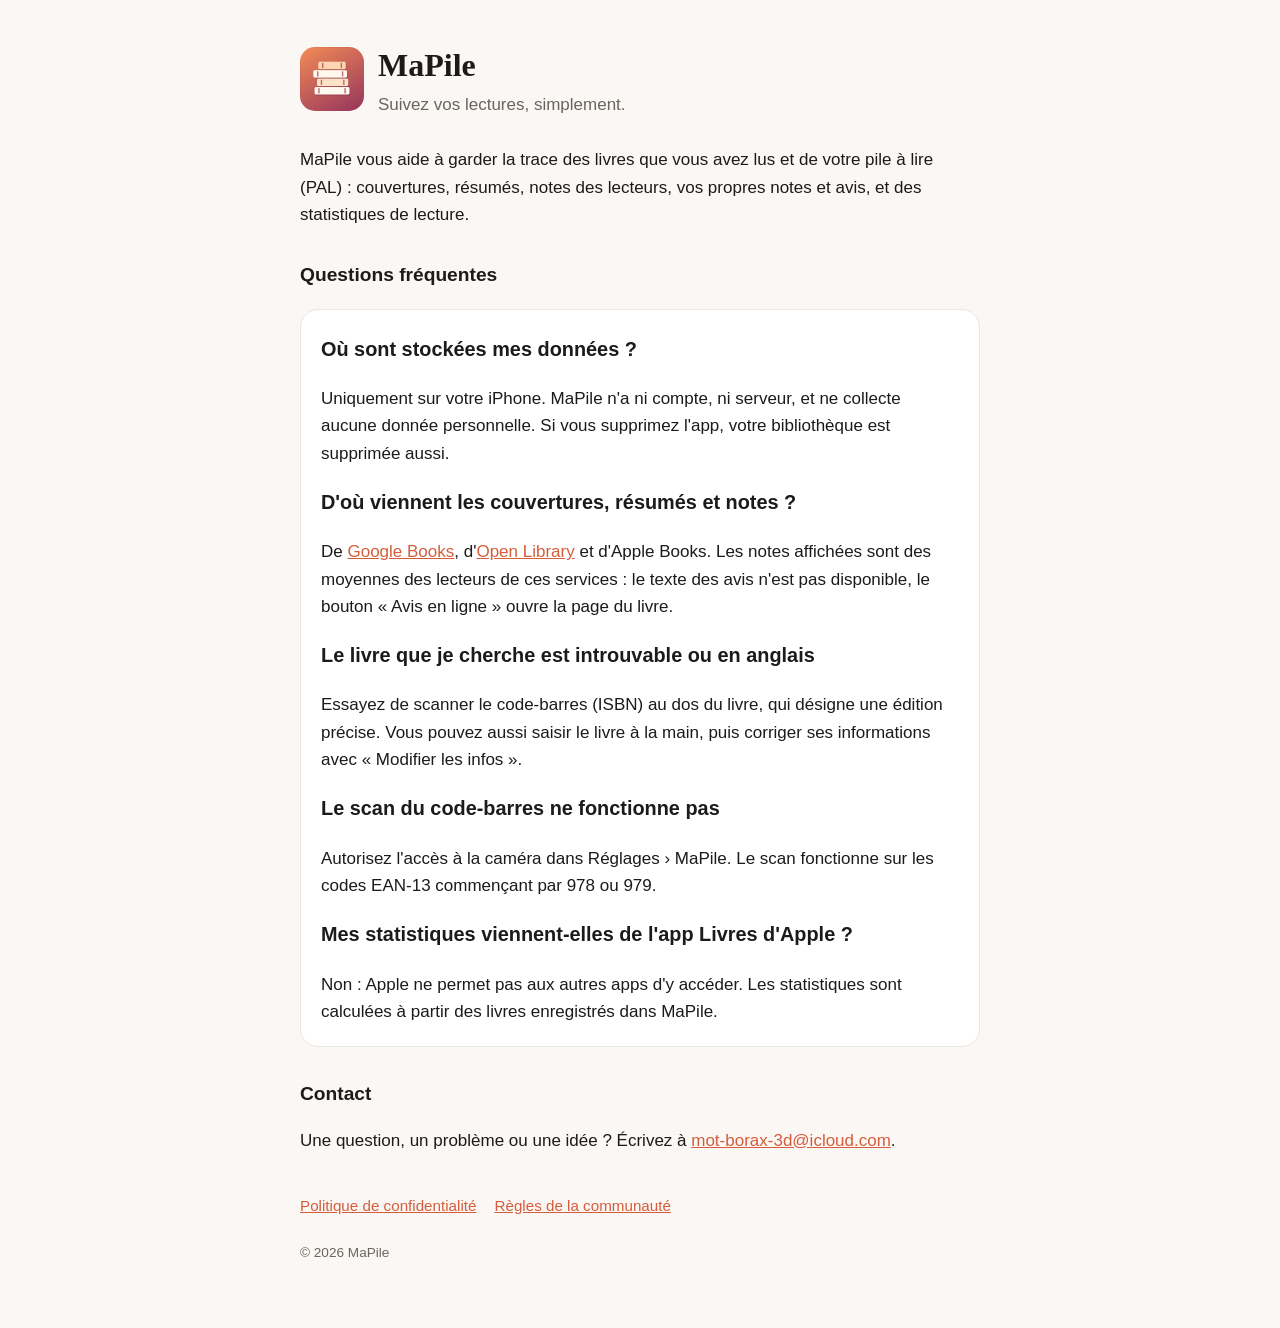
<file: index.html>
<!doctype html>
<html lang="fr">
<head>
<meta charset="utf-8">
<meta name="viewport" content="width=device-width, initial-scale=1">
<title>MaPile – Assistance</title>
<meta name="description" content="MaPile, l'app iPhone pour suivre vos lectures : livres lus, pile à lire, notes, avis et statistiques.">
<link rel="stylesheet" href="style.css">
</head>
<body>
<main>
  <header>
    <img src="icon.png" alt="Icône de MaPile">
    <div><h1>MaPile</h1><p class="sub">Suivez vos lectures, simplement.</p></div>
  </header>

  <p>MaPile vous aide à garder la trace des livres que vous avez lus et de votre pile à lire (PAL) : couvertures, résumés, notes des lecteurs, vos propres notes et avis, et des statistiques de lecture.</p>

  <h2>Questions fréquentes</h2>
  <div class="card">
    <h3>Où sont stockées mes données ?</h3>
    <p>Uniquement sur votre iPhone. MaPile n'a ni compte, ni serveur, et ne collecte aucune donnée personnelle. Si vous supprimez l'app, votre bibliothèque est supprimée aussi.</p>
    <h3>D'où viennent les couvertures, résumés et notes ?</h3>
    <p>De <a href="https://books.google.com">Google Books</a>, d'<a href="https://openlibrary.org">Open Library</a> et d'Apple Books. Les notes affichées sont des moyennes des lecteurs de ces services : le texte des avis n'est pas disponible, le bouton « Avis en ligne » ouvre la page du livre.</p>
    <h3>Le livre que je cherche est introuvable ou en anglais</h3>
    <p>Essayez de scanner le code-barres (ISBN) au dos du livre, qui désigne une édition précise. Vous pouvez aussi saisir le livre à la main, puis corriger ses informations avec « Modifier les infos ».</p>
    <h3>Le scan du code-barres ne fonctionne pas</h3>
    <p>Autorisez l'accès à la caméra dans Réglages › MaPile. Le scan fonctionne sur les codes EAN-13 commençant par 978 ou 979.</p>
    <h3>Mes statistiques viennent-elles de l'app Livres d'Apple ?</h3>
    <p>Non : Apple ne permet pas aux autres apps d'y accéder. Les statistiques sont calculées à partir des livres enregistrés dans MaPile.</p>
  </div>

  <h2>Contact</h2>
  <p>Une question, un problème ou une idée ? Écrivez à <a href="mailto:mot-borax-3d@icloud.com">mot-borax-3d@icloud.com</a>.</p>

  <nav><a href="confidentialite.html">Politique de confidentialité</a><a href="regles.html">Règles de la communauté</a></nav>
  <footer>© 2026 MaPile</footer>
</main>
</body>
</html>
</file>
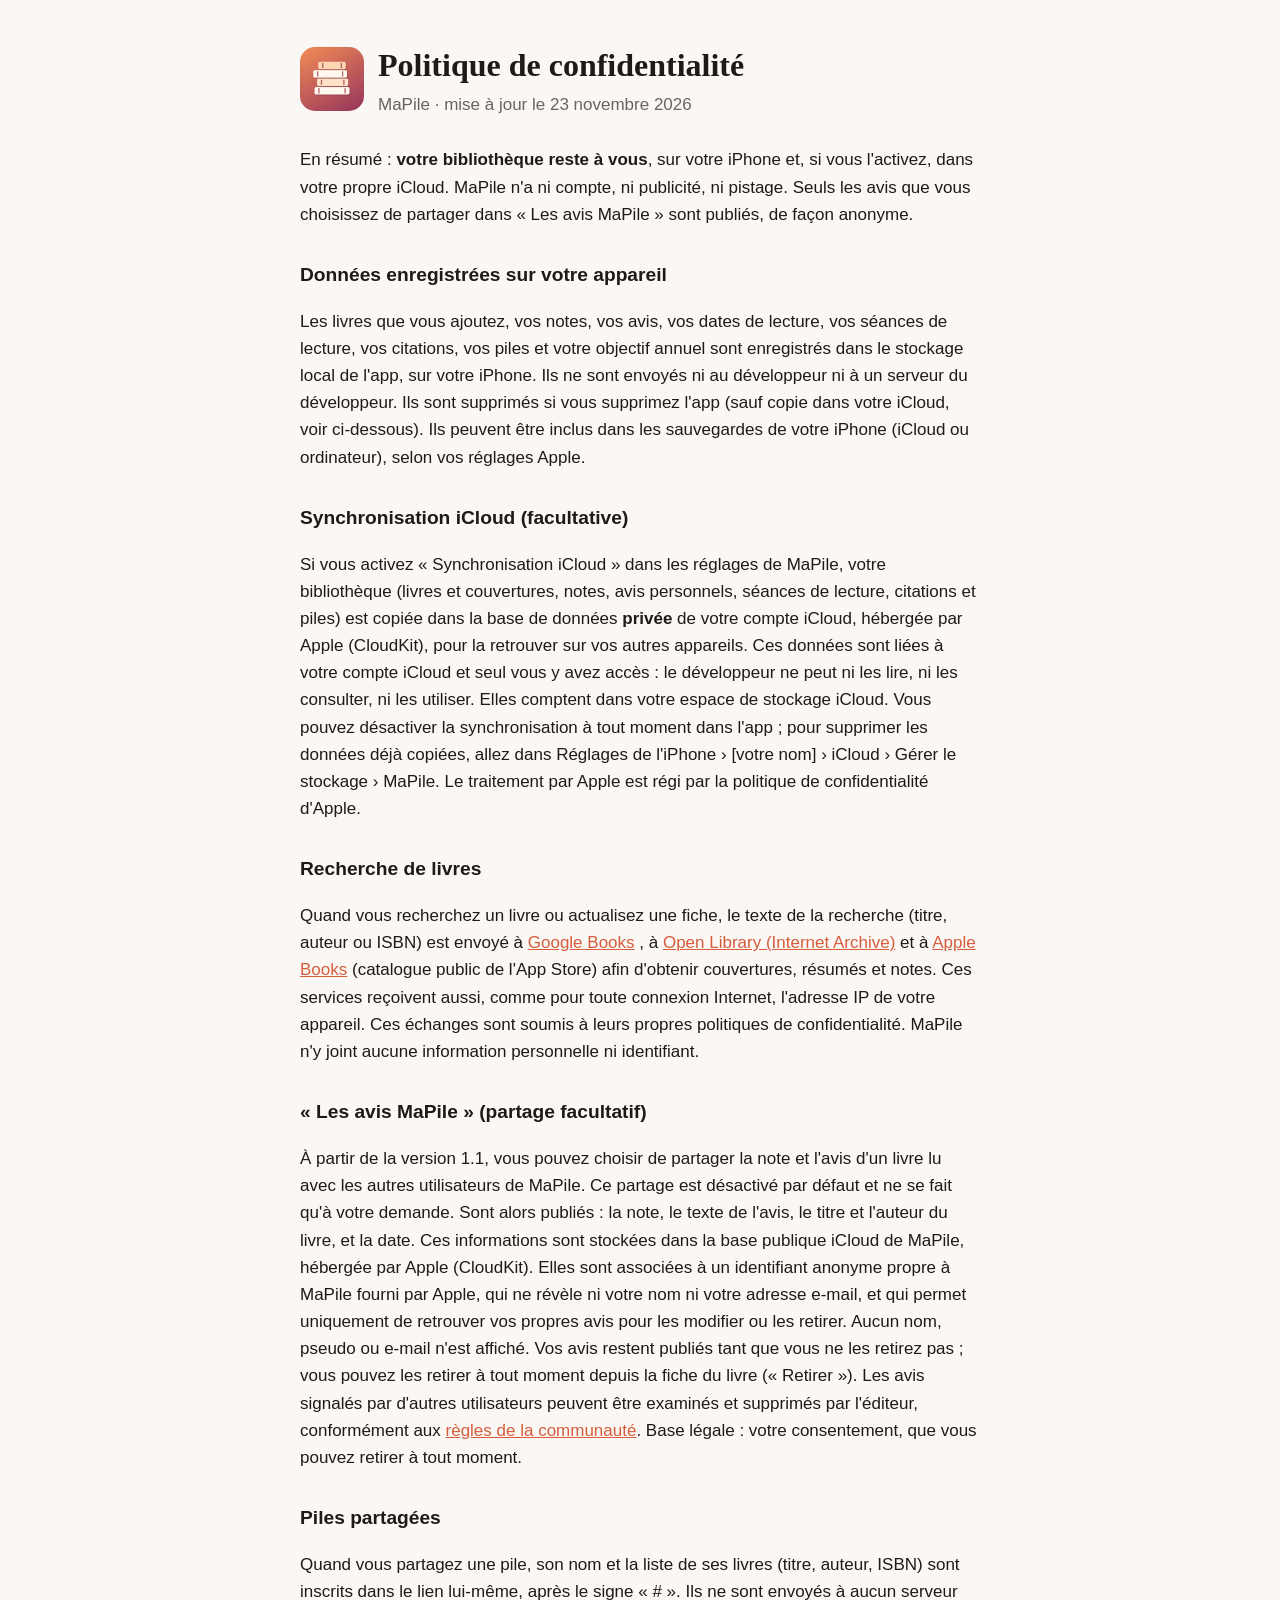
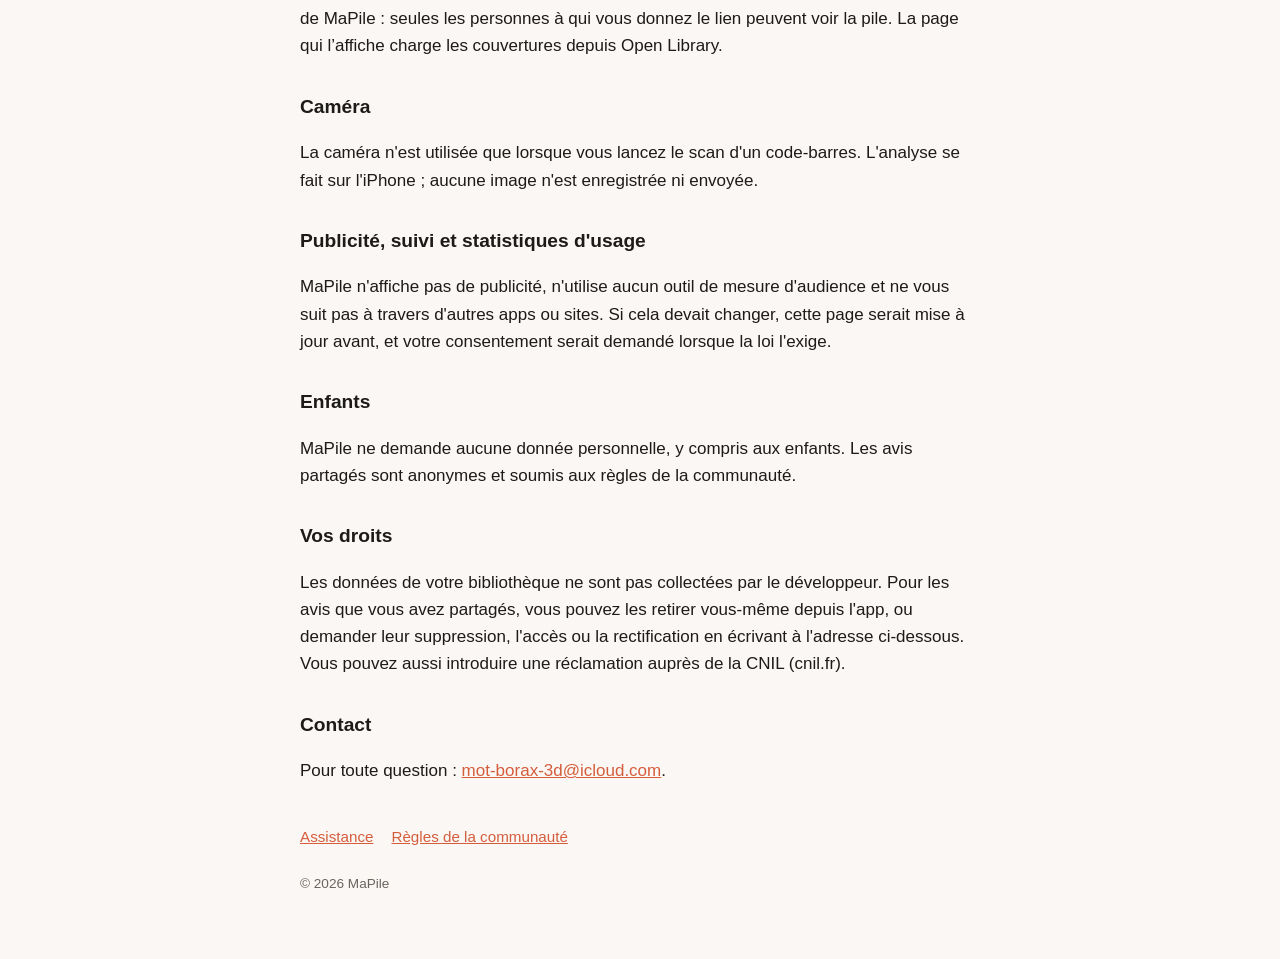
<file: confidentialite.html>
<!doctype html>
<html lang="fr">
<head>
<meta charset="utf-8">
<meta name="viewport" content="width=device-width, initial-scale=1">
<title>MaPile – Confidentialité</title>
<link rel="stylesheet" href="style.css">
</head>
<body>
<main>
  <header>
    <img src="icon.png" alt="Icône de MaPile">
    <div><h1>Politique de confidentialité</h1><p class="sub">MaPile · mise à jour le 23 novembre 2026</p></div>
  </header>

  <p>En résumé : <strong>votre bibliothèque reste à vous</strong>, sur votre iPhone et, si vous l'activez, dans votre propre iCloud. MaPile n'a ni compte, ni publicité, ni pistage. Seuls les avis que vous choisissez de partager dans « Les avis MaPile » sont publiés, de façon anonyme.</p>

  <h2>Données enregistrées sur votre appareil</h2>
  <p>Les livres que vous ajoutez, vos notes, vos avis, vos dates de lecture, vos séances de lecture, vos citations, vos piles et votre objectif annuel sont enregistrés dans le stockage local de l'app, sur votre iPhone. Ils ne sont envoyés ni au développeur ni à un serveur du développeur. Ils sont supprimés si vous supprimez l'app (sauf copie dans votre iCloud, voir ci-dessous). Ils peuvent être inclus dans les sauvegardes de votre iPhone (iCloud ou ordinateur), selon vos réglages Apple.</p>

  <h2>Synchronisation iCloud (facultative)</h2>
  <p>Si vous activez « Synchronisation iCloud » dans les réglages de MaPile, votre bibliothèque (livres et couvertures, notes, avis personnels, séances de lecture, citations et piles) est copiée dans la base de données <strong>privée</strong> de votre compte iCloud, hébergée par Apple (CloudKit), pour la retrouver sur vos autres appareils. Ces données sont liées à votre compte iCloud et seul vous y avez accès : le développeur ne peut ni les lire, ni les consulter, ni les utiliser. Elles comptent dans votre espace de stockage iCloud. Vous pouvez désactiver la synchronisation à tout moment dans l'app ; pour supprimer les données déjà copiées, allez dans Réglages de l'iPhone › [votre nom] › iCloud › Gérer le stockage › MaPile. Le traitement par Apple est régi par la politique de confidentialité d'Apple.</p>

  <h2>Recherche de livres</h2>
  <p>Quand vous recherchez un livre ou actualisez une fiche, le texte de la recherche (titre, auteur ou ISBN) est envoyé à <a href="https://policies.google.com/privacy">Google Books</a> , à <a href="https://archive.org/about/terms">Open Library (Internet Archive)</a> et à <a href="https://www.apple.com/fr/legal/privacy/">Apple Books</a> (catalogue public de l'App Store) afin d'obtenir couvertures, résumés et notes. Ces services reçoivent aussi, comme pour toute connexion Internet, l'adresse IP de votre appareil. Ces échanges sont soumis à leurs propres politiques de confidentialité. MaPile n'y joint aucune information personnelle ni identifiant.</p>

  <h2>« Les avis MaPile » (partage facultatif)</h2>
  <p>À partir de la version 1.1, vous pouvez choisir de partager la note et l'avis d'un livre lu avec les autres utilisateurs de MaPile. Ce partage est désactivé par défaut et ne se fait qu'à votre demande. Sont alors publiés : la note, le texte de l'avis, le titre et l'auteur du livre, et la date. Ces informations sont stockées dans la base publique iCloud de MaPile, hébergée par Apple (CloudKit). Elles sont associées à un identifiant anonyme propre à MaPile fourni par Apple, qui ne révèle ni votre nom ni votre adresse e-mail, et qui permet uniquement de retrouver vos propres avis pour les modifier ou les retirer. Aucun nom, pseudo ou e-mail n'est affiché. Vos avis restent publiés tant que vous ne les retirez pas ; vous pouvez les retirer à tout moment depuis la fiche du livre (« Retirer »). Les avis signalés par d'autres utilisateurs peuvent être examinés et supprimés par l'éditeur, conformément aux <a href="regles.html">règles de la communauté</a>. Base légale : votre consentement, que vous pouvez retirer à tout moment.</p>

  <h2>Piles partagées</h2>
  <p>Quand vous partagez une pile, son nom et la liste de ses livres (titre, auteur, ISBN) sont inscrits dans le lien lui-même, après le signe « # ». Ils ne sont envoyés à aucun serveur de MaPile : seules les personnes à qui vous donnez le lien peuvent voir la pile. La page qui l’affiche charge les couvertures depuis Open Library.</p>

  <h2>Caméra</h2>
  <p>La caméra n'est utilisée que lorsque vous lancez le scan d'un code-barres. L'analyse se fait sur l'iPhone ; aucune image n'est enregistrée ni envoyée.</p>

  <h2>Publicité, suivi et statistiques d'usage</h2>
  <p>MaPile n'affiche pas de publicité, n'utilise aucun outil de mesure d'audience et ne vous suit pas à travers d'autres apps ou sites. Si cela devait changer, cette page serait mise à jour avant, et votre consentement serait demandé lorsque la loi l'exige.</p>

  <h2>Enfants</h2>
  <p>MaPile ne demande aucune donnée personnelle, y compris aux enfants. Les avis partagés sont anonymes et soumis aux règles de la communauté.</p>

  <h2>Vos droits</h2>
  <p>Les données de votre bibliothèque ne sont pas collectées par le développeur. Pour les avis que vous avez partagés, vous pouvez les retirer vous-même depuis l'app, ou demander leur suppression, l'accès ou la rectification en écrivant à l'adresse ci-dessous. Vous pouvez aussi introduire une réclamation auprès de la CNIL (cnil.fr).</p>

  <h2>Contact</h2>
  <p>Pour toute question : <a href="mailto:mot-borax-3d@icloud.com">mot-borax-3d@icloud.com</a>.</p>

  <nav><a href="index.html">Assistance</a><a href="regles.html">Règles de la communauté</a></nav>
  <footer>© 2026 MaPile</footer>
</main>
</body>
</html>
</file>
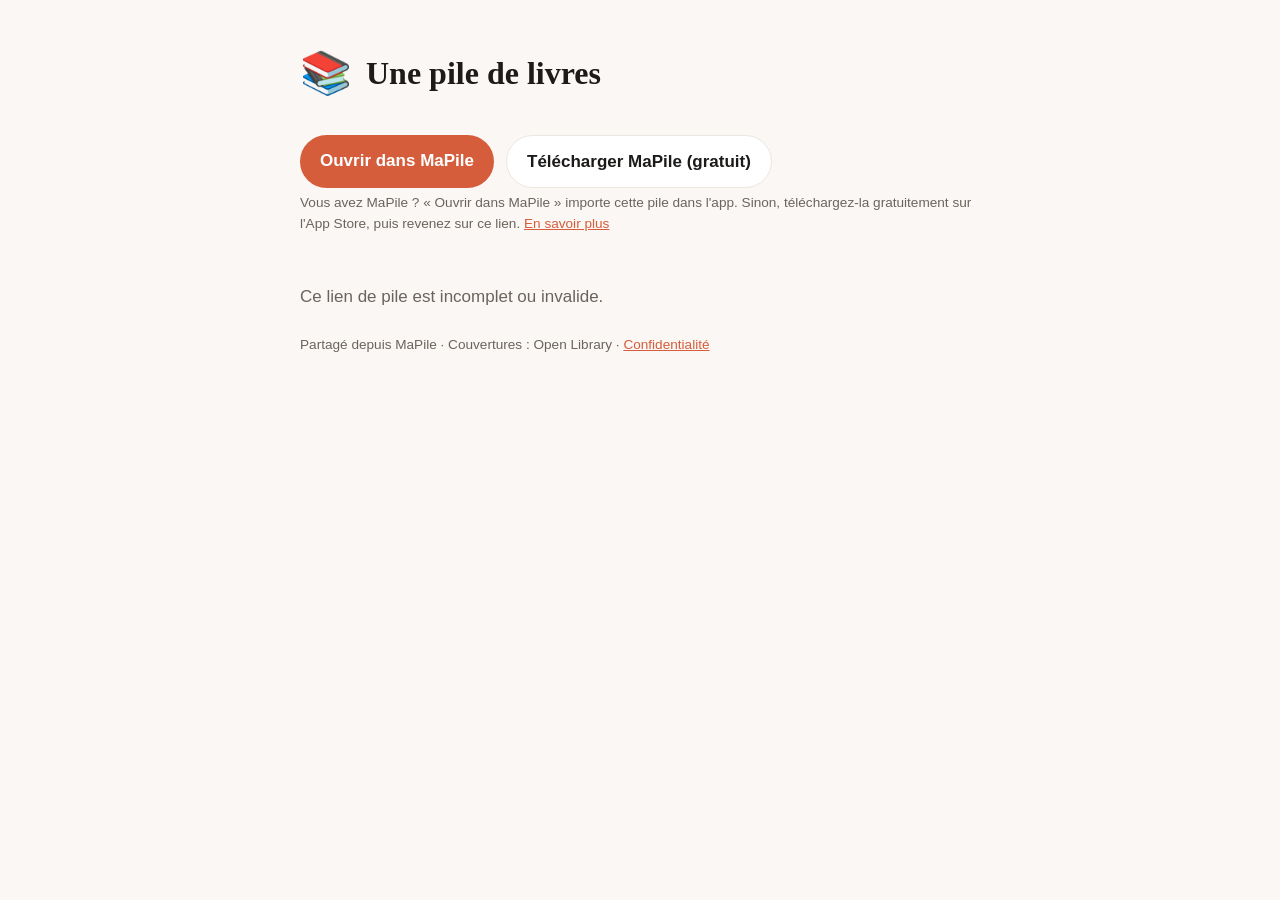
<file: pile.html>
<!doctype html>
<html lang="fr">
<head>
<meta charset="utf-8">
<meta name="viewport" content="width=device-width, initial-scale=1">
<title>Une pile MaPile</title>
<meta name="description" content="Une pile de livres partagée depuis l'app MaPile.">
<!-- Bannière Safari sur iPhone : « Ouvrir » si MaPile est installée, sinon « Obtenir » sur l'App Store. -->
<meta name="apple-itunes-app" content="app-id=6835579101">
<link rel="stylesheet" href="style.css">
<style>
  .books { display:grid; grid-template-columns:repeat(auto-fill,minmax(130px,1fr)); gap:22px; margin:24px 0; }
  .book img, .book .ph { width:100%; aspect-ratio:2/3; object-fit:cover; border-radius:6px; box-shadow:0 4px 12px rgba(0,0,0,.18); background:var(--line); }
  .book .ph { display:flex; align-items:center; justify-content:center; text-align:center; padding:8px; font-family:Georgia,serif; font-size:.85rem; color:#fff; }
  .book .t { font-weight:600; font-size:.9rem; margin-top:8px; line-height:1.25; }
  .book .a { color:var(--muted); font-size:.8rem; }
  .actions { display:flex; gap:12px; flex-wrap:wrap; margin:8px 0 4px; }
  .btn { display:inline-block; padding:12px 20px; border-radius:999px; background:var(--accent); color:#fff; text-decoration:none; font-weight:600; }
  .btn.secondary { background:var(--card); color:var(--fg); border:1px solid var(--line); }
  .emoji { font-size:2.6rem; }
</style>
</head>
<body>
<main>
  <header>
    <span class="emoji" id="emoji">📚</span>
    <div><h1 id="name">Une pile de livres</h1><p class="sub" id="count"></p></div>
  </header>

  <div class="actions">
    <a class="btn" id="open" href="#">Ouvrir dans MaPile</a>
    <a class="btn secondary" id="store" href="https://apps.apple.com/app/id6835579101">Télécharger MaPile (gratuit)</a>
  </div>
  <p class="sub" style="font-size:.85rem">Vous avez MaPile ? « Ouvrir dans MaPile » importe cette pile dans l'app. Sinon, téléchargez-la gratuitement sur l'App Store, puis revenez sur ce lien. <a href="index.html">En savoir plus</a></p>

  <div class="books" id="books"></div>
  <p class="sub" id="error" hidden>Ce lien de pile est incomplet ou invalide.</p>

  <footer>Partagé depuis MaPile · Couvertures : Open Library · <a href="confidentialite.html">Confidentialité</a></footer>
</main>
<script>
(function () {
  function decode(code) {
    var b64 = code.replace(/-/g, '+').replace(/_/g, '/');
    while (b64.length % 4) b64 += '=';
    var bytes = Uint8Array.from(atob(b64), function (c) { return c.charCodeAt(0); });
    return JSON.parse(new TextDecoder().decode(bytes));
  }
  function hue(s) { var h = 0; for (var i = 0; i < s.length; i++) h = (h + s.charCodeAt(i)) % 360; return h; }
  var hash = location.hash || '';
  if (hash.indexOf('#p=') !== 0) { document.getElementById('error').hidden = false; return; }
  var code = hash.slice(3), data;
  try { data = decode(code); } catch (e) { document.getElementById('error').hidden = false; return; }

  document.title = (data.e || '📚') + ' ' + data.n + ' · MaPile';
  document.getElementById('emoji').textContent = data.e || '📚';
  document.getElementById('name').textContent = data.n || 'Une pile de livres';
  var n = (data.b || []).length;
  document.getElementById('count').textContent = n + (n > 1 ? ' livres' : ' livre');
  var openLink = document.getElementById('open');
  openLink.href = 'mapile://pile#p=' + code;
  // Si MaPile n'est pas installée, l'iPhone reste sur cette page : on propose alors l'App Store.
  openLink.addEventListener('click', function () {
    var start = Date.now();
    setTimeout(function () {
      if (!document.hidden && Date.now() - start < 2500) {
        window.location.href = document.getElementById('store').href;
      }
    }, 1500);
  });

  var list = document.getElementById('books');
  (data.b || []).forEach(function (b) {
    var title = b[0] || '', author = b[1] || '', isbn = b[2] || '';
    var div = document.createElement('div'); div.className = 'book';
    var ph = document.createElement('div'); ph.className = 'ph';
    ph.style.background = 'hsl(' + hue(title) + ',40%,45%)'; ph.textContent = title;
    if (isbn) {
      var img = document.createElement('img');
      img.alt = title; img.loading = 'lazy';
      img.src = 'https://covers.openlibrary.org/b/isbn/' + encodeURIComponent(isbn) + '-M.jpg?default=false';
      img.onerror = function () { img.replaceWith(ph); };
      div.appendChild(img);
    } else {
      div.appendChild(ph);
    }
    var t = document.createElement('div'); t.className = 't'; t.textContent = title;
    var a = document.createElement('div'); a.className = 'a'; a.textContent = author;
    div.appendChild(t); div.appendChild(a);
    list.appendChild(div);
  });
})();
</script>
</body>
</html>
</file>
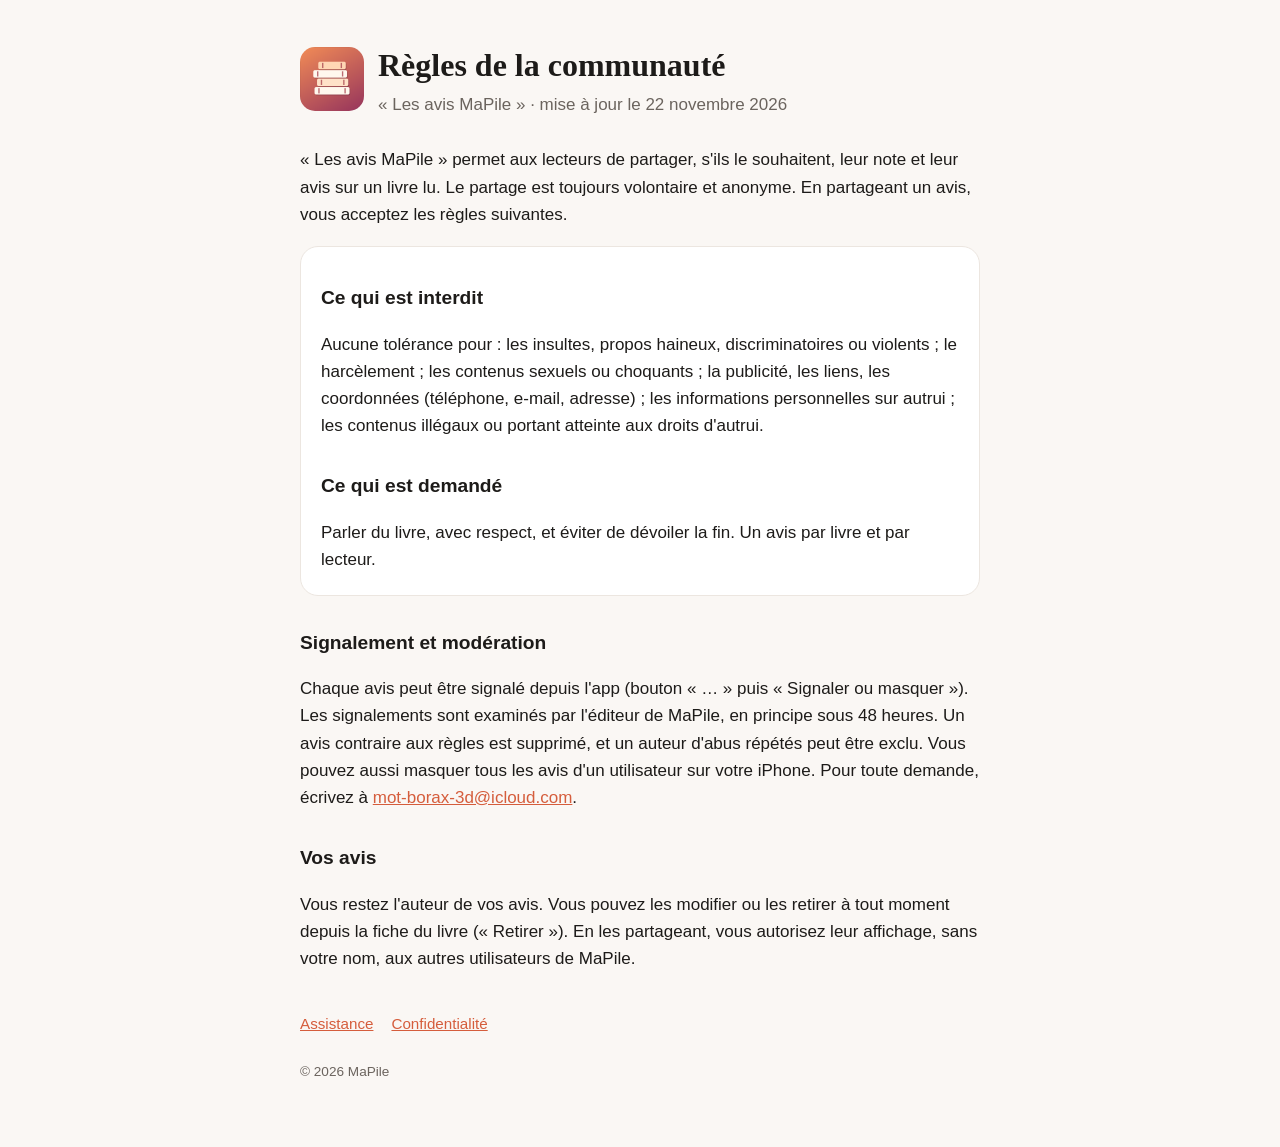
<file: regles.html>
<!doctype html>
<html lang="fr">
<head>
<meta charset="utf-8">
<meta name="viewport" content="width=device-width, initial-scale=1">
<title>MaPile – Règles de la communauté</title>
<link rel="stylesheet" href="style.css">
</head>
<body>
<main>
  <header>
    <img src="icon.png" alt="Icône de MaPile">
    <div><h1>Règles de la communauté</h1><p class="sub">« Les avis MaPile » · mise à jour le 22 novembre 2026</p></div>
  </header>

  <p>« Les avis MaPile » permet aux lecteurs de partager, s'ils le souhaitent, leur note et leur avis sur un livre lu. Le partage est toujours volontaire et anonyme. En partageant un avis, vous acceptez les règles suivantes.</p>

  <div class="card">
    <h2>Ce qui est interdit</h2>
    <p>Aucune tolérance pour : les insultes, propos haineux, discriminatoires ou violents ; le harcèlement ; les contenus sexuels ou choquants ; la publicité, les liens, les coordonnées (téléphone, e-mail, adresse) ; les informations personnelles sur autrui ; les contenus illégaux ou portant atteinte aux droits d'autrui.</p>
    <h2>Ce qui est demandé</h2>
    <p>Parler du livre, avec respect, et éviter de dévoiler la fin. Un avis par livre et par lecteur.</p>
  </div>

  <h2>Signalement et modération</h2>
  <p>Chaque avis peut être signalé depuis l'app (bouton « … » puis « Signaler ou masquer »). Les signalements sont examinés par l'éditeur de MaPile, en principe sous 48 heures. Un avis contraire aux règles est supprimé, et un auteur d'abus répétés peut être exclu. Vous pouvez aussi masquer tous les avis d'un utilisateur sur votre iPhone. Pour toute demande, écrivez à <a href="mailto:mot-borax-3d@icloud.com">mot-borax-3d@icloud.com</a>.</p>

  <h2>Vos avis</h2>
  <p>Vous restez l'auteur de vos avis. Vous pouvez les modifier ou les retirer à tout moment depuis la fiche du livre (« Retirer »). En les partageant, vous autorisez leur affichage, sans votre nom, aux autres utilisateurs de MaPile.</p>

  <nav><a href="index.html">Assistance</a><a href="confidentialite.html">Confidentialité</a></nav>
  <footer>© 2026 MaPile</footer>
</main>
</body>
</html>
</file>
<file: style.css>
:root { --bg:#faf7f4; --fg:#1d1b19; --muted:#6b645e; --accent:#d55d3c; --card:#ffffff; --line:#ece6e0; }
@media (prefers-color-scheme: dark) { :root { --bg:#141210; --fg:#f3eee9; --muted:#a59d96; --accent:#f48160; --card:#1f1c19; --line:#2e2a26; } }
* { box-sizing:border-box; }
body { margin:0; background:var(--bg); color:var(--fg); font:17px/1.6 -apple-system,BlinkMacSystemFont,"Segoe UI",Roboto,sans-serif; }
main { max-width:720px; margin:0 auto; padding:40px 20px 64px; }
header { display:flex; align-items:center; gap:14px; margin-bottom:28px; }
header img { width:64px; height:64px; border-radius:15px; }
h1 { font-family:Georgia,"New York",serif; font-size:2rem; margin:0; }
h2 { font-size:1.2rem; margin:32px 0 8px; }
.sub { color:var(--muted); margin:0; }
.card { background:var(--card); border:1px solid var(--line); border-radius:18px; padding:4px 20px; margin:18px 0; }
a { color:var(--accent); }
nav { display:flex; gap:18px; margin-top:40px; font-size:.95rem; }
footer { color:var(--muted); font-size:.85rem; margin-top:24px; }
</file>
